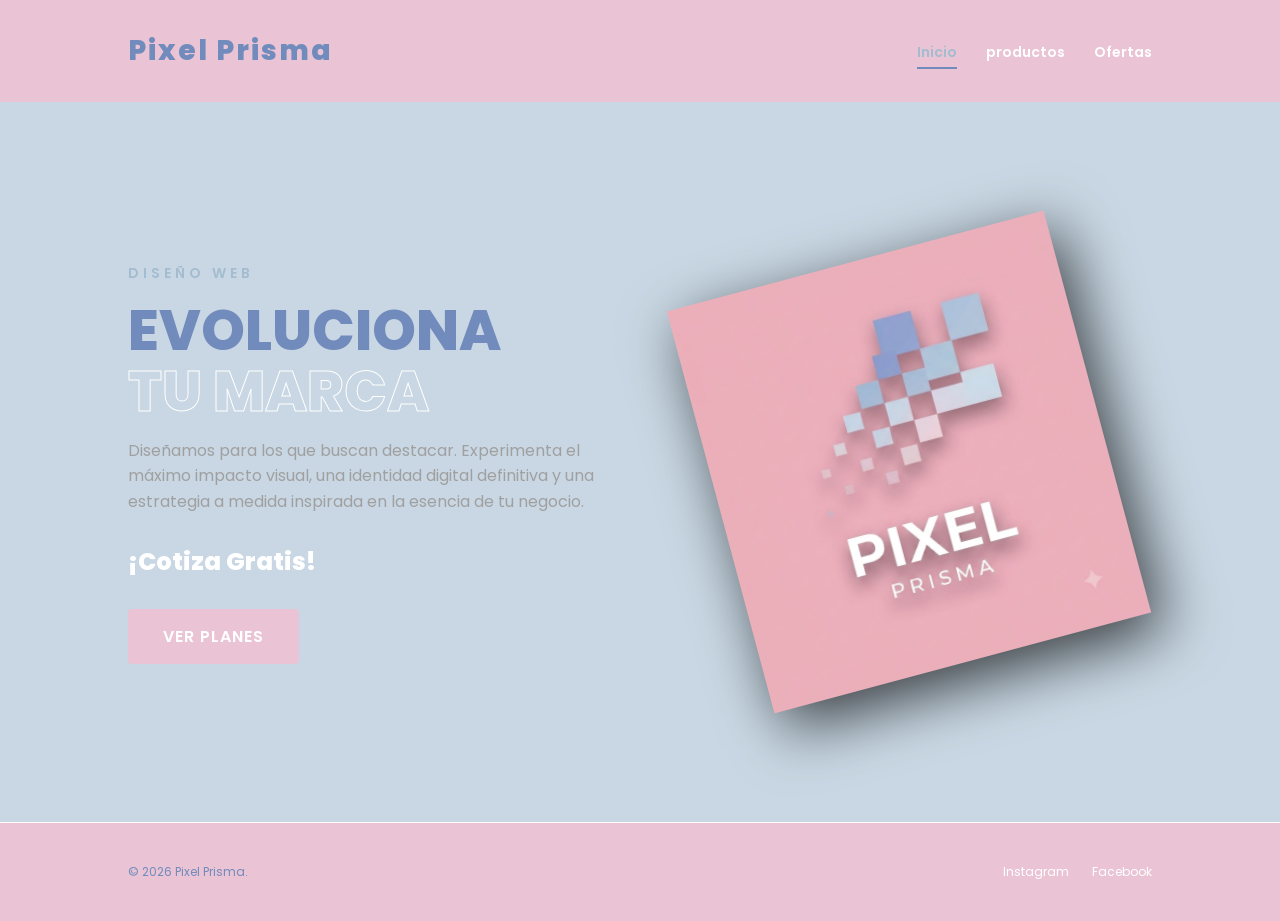
<file: index.html>
<!DOCTYPE html>
<html lang="es">
<head>
    <meta charset="UTF-8">
    <meta name="viewport" content="width=device-width, initial-scale=1.0">
    <title>Pixel Prisma  | Inicio</title>
    <link rel="stylesheet" href="style.css">
    <link rel="preconnect" href="https://fonts.googleapis.com">
    <link rel="preconnect" href="https://fonts.gstatic.com" crossorigin>
    <link href="https://fonts.googleapis.com/css2?family=Poppins:wght@400;600;800&display=swap" rel="stylesheet">
</head>
<body>

    <!-- ENCABEZADO -->
    <header class="header">
        <a href="index.html" class="logo">Pixel Prisma</a>
        <nav class="nav">
            <a href="index.html" class="nav-link active">Inicio</a>
         
            <a href="productos.html"class="nav-link">productos</a>
            
           
            <!-- AQUÍ ESTÁ LA CONEXIÓN A LA OTRA PÁGINA -->
            <a href="ofertas.html" class="nav-link">Ofertas</a>
        </nav>
    </header>

    <!-- CONTENIDO PRINCIPAL (HERO) -->
    <main class="hero-container">
        <section class="hero-text">
            <span class="tagline">Diseño web </span>
            <h1 class="main-title">EVOLUCIONA<br><span class="highlight">TU MARCA</span></h1>
            <p class="description">
               Diseñamos para los que buscan destacar. Experimenta el máximo impacto visual, una identidad digital definitiva y una estrategia a medida inspirada en la esencia de tu negocio.
            </p>
            <div class="pricing-box">
                <span class="price">¡Cotiza Gratis!</span>
            </div>
            <a href="#" class="btn-buy">Ver Planes</a>
        </section>

        <section class="hero-image-box">
            <img src="logo rosado.jpeg" class="product-img" alt="logo">
           
        </section>
    </main>

    <!-- PIE DE PÁGINA -->
    <footer class="footer">
        <p>&copy; 2026 Pixel Prisma.</p>
        <div class="footer-links">
            <a href="#">Instagram</a>
            <a href="#">Facebook</a>
        </div>
    </footer>

</body>
</html>
</file>
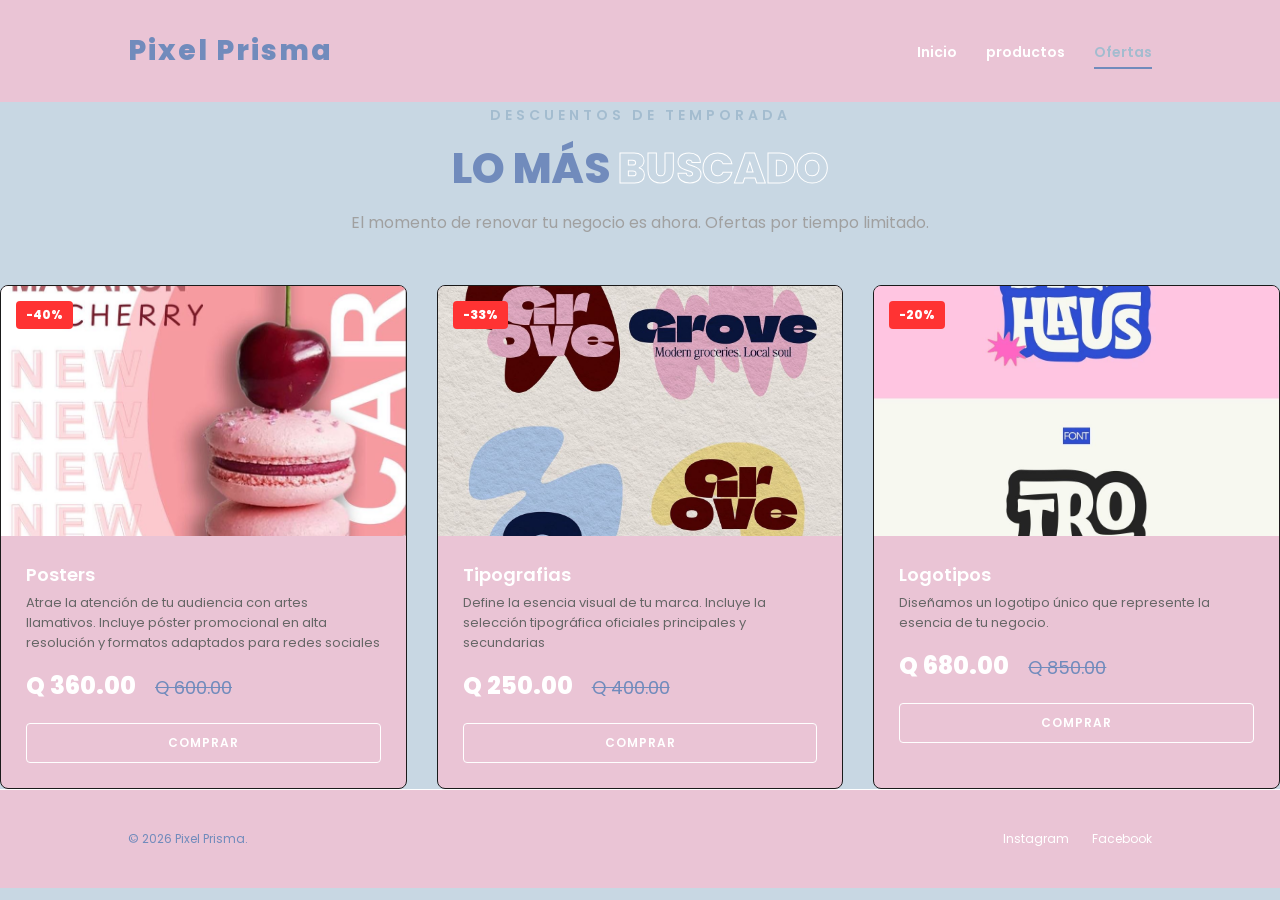
<file: ofertas.html>
<!DOCTYPE html>
<html lang="es">
<head>
    <meta charset="UTF-8">
    <meta name="viewport" content="width=device-width, initial-scale=1.0">
    <title>Pixel Prisma - Ofertas Exclusivas</title>
    <link rel="stylesheet" href="style.css">
    <link rel="preconnect" href="https://fonts.googleapis.com">
    <link rel="preconnect" href="https://fonts.gstatic.com" crossorigin>
    <link href="https://fonts.googleapis.com/css2?family=Poppins:wght@400;600;800&display=swap" rel="stylesheet">
</head>
<body>

    <!-- ENCABEZADO (Se mantiene idéntico para conservar consistencia de marca) -->
    <header class="header">
        <a href="index.html" class="logo">Pixel Prisma</a>
        <nav class="nav">
            <a href="index.html" class="nav-link">Inicio</a>
            
            <a href="productos.html" class="nav-link">productos</a>
            <!-- Enlace activo a sí mismo -->
            <a href="ofertas.html" class="nav-link active">Ofertas</a>
        </nav>
    </header>

    <!-- SECCIÓN DE OFERTAS -->
    <main class="offers-container">
        <div class="offers-header">
            <span class="tagline">Descuentos de Temporada</span>
            <h2 class="section-title">LO MÁS<span class="highlight"> BUSCADO</span></h2>
            <p class="subtitle">El momento de renovar tu negocio es ahora. Ofertas por tiempo limitado.</p>
        </div>

        <!-- Contenedor tipo "Grid" o catálogo de productos -->
        <section class="products-grid">
            
            <!-- Tarjeta de Producto 1 -->
            <article class="product-card">
                <div class="card-img-box">
                    <img src="poster.jpeg" alt="poster">
                    <span class="discount-badge">-40%</span>
                </div>
                <div class="card-info">
                    <h3>Posters</h3>
                    <p class="card-desc">Atrae la atención de tu audiencia con artes llamativos. Incluye póster promocional en alta resolución y formatos adaptados para redes sociales</p>
                    <div class="card-pricing">
                        <span class="price">Q 360.00</span>
                        <span class="old-price">Q 600.00</span>
                    </div>
                    <a href="#" class="btn-card">Comprar</a>
                </div>
            </article>

            <!-- Tarjeta de Producto 2 -->
            <article class="product-card">
                <div class="card-img-box">
                    <img src="tipografia.jpeg" alt="Tipografias">
                    <span class="discount-badge">-33%</span>
                </div>
                <div class="card-info">
                    <h3>Tipografias</h3>
                    <p class="card-desc">Define la esencia visual de tu marca. Incluye la selección tipográfica oficiales principales y secundarias</p>
                    <div class="card-pricing">
                        <span class="price">Q 250.00</span>
                        <span class="old-price">Q 400.00</span>
                    </div>
                    <a href="#" class="btn-card">Comprar</a>
                </div>
            </article>

            <!-- Tarjeta de Producto 3 -->
            <article class="product-card">
                <div class="card-img-box">
                    <img src="logo.jpeg" alt="logo">
                    <span class="discount-badge">-20%</span>
                </div>
                <div class="card-info">
                    <h3>Logotipos</h3>
                    <p class="card-desc">Diseñamos un logotipo único que represente la esencia de tu negocio.</p>
                    <div class="card-pricing">
                        <span class="price">Q 680.00</span>
                        <span class="old-price">Q 850.00</span>
                    </div>
                    <a href="#" class="btn-card">Comprar</a>
                </div>
            </article>

        </section>
    </main>

    <!-- PIE DE PÁGINA (Idéntico para la consistencia) -->
    <footer class="footer">
        <p>&copy; 2026 Pixel Prisma.</p>
        <div class="footer-links">
            <a href="#">Instagram</a>
            <a href="#">Facebook</a>
        </div>
    </footer>

</body>
</html>
</file>
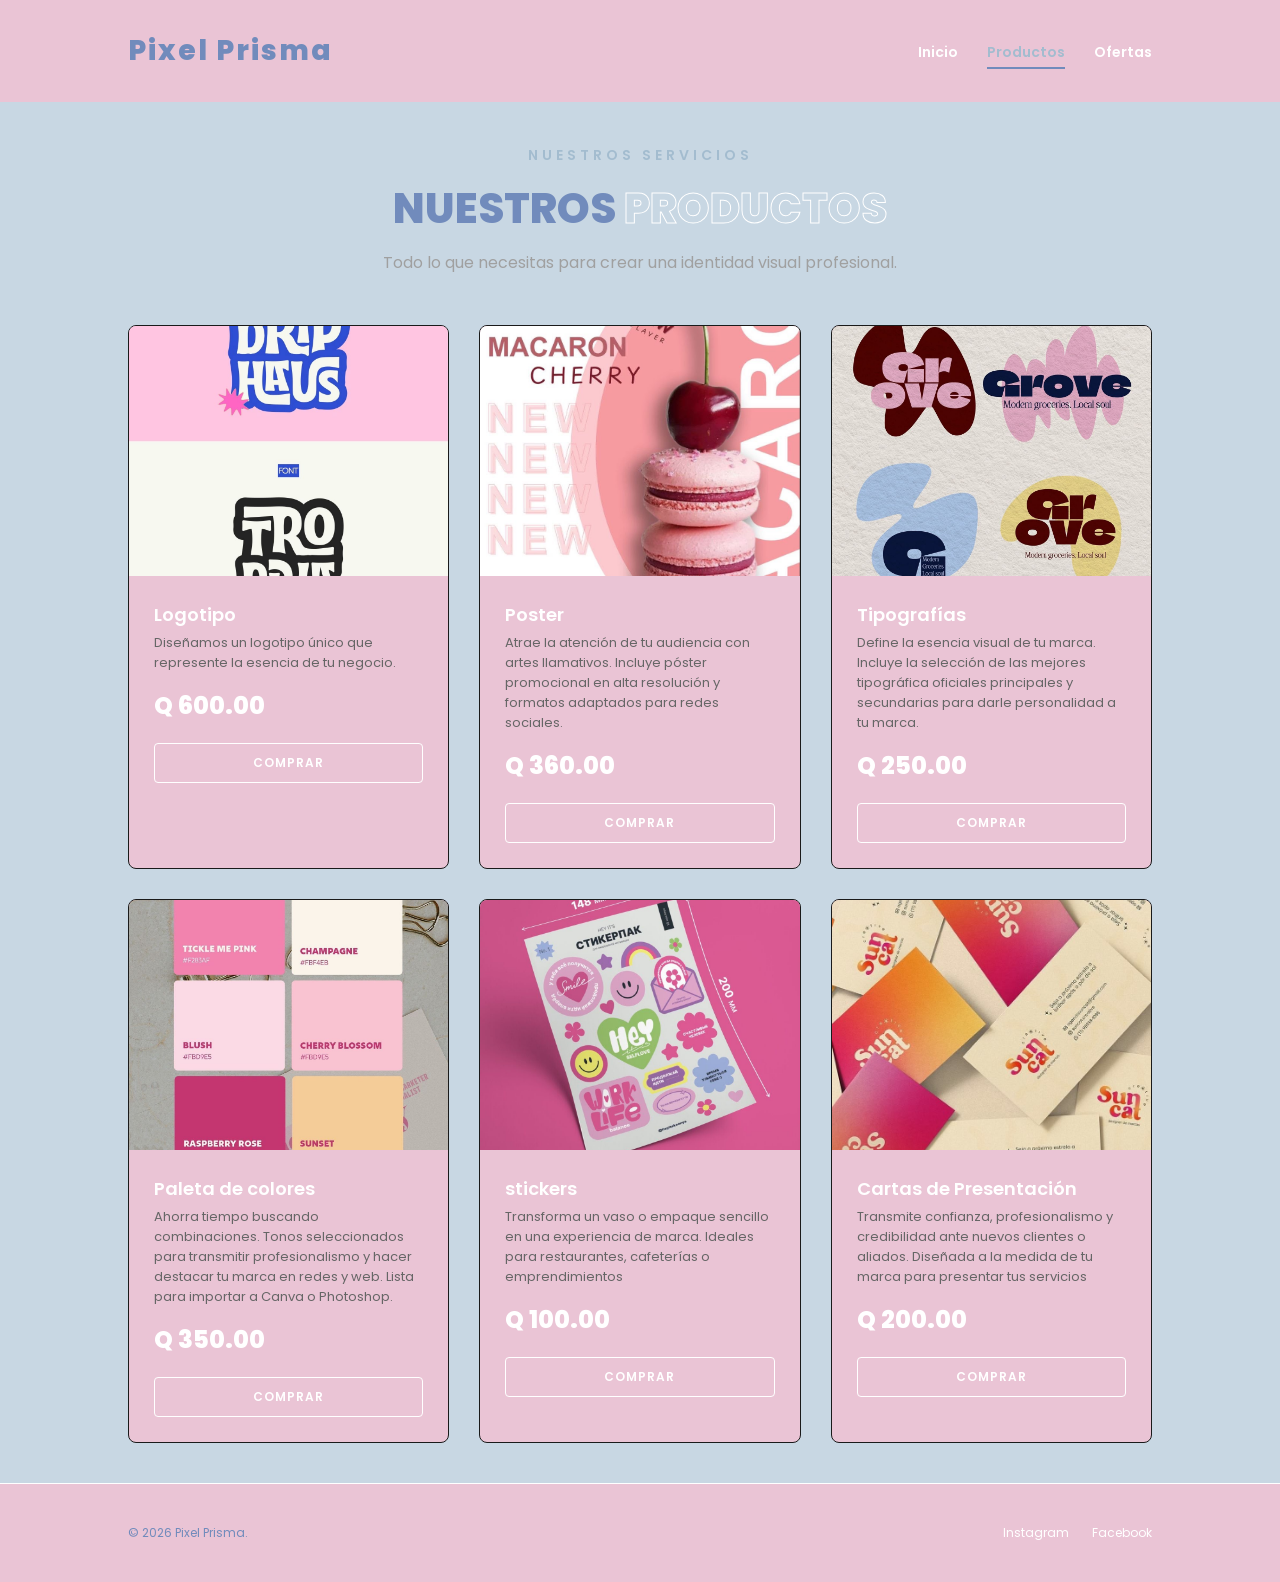
<file: productos.html>
<!DOCTYPE html>
<html lang="es">
<head>
    <meta charset="UTF-8">
    <meta name="viewport" content="width=device-width, initial-scale=1.0">
    <title>Pixel Prisma | Productos</title>
    <link rel="stylesheet" href="style.css">
    <link href="https://fonts.googleapis.com/css2?family=Poppins:wght@400;600;800&display=swap" rel="stylesheet">
</head>
<body>

<header class="header">
    <a href="index.html" class="logo">Pixel Prisma</a>

    <nav class="nav">
        <a href="index.html" class="nav-link">Inicio</a>
        <a href="productos.html" class="nav-link active">Productos</a>
        <a href="ofertas.html" class="nav-link">Ofertas</a>
    </nav>
</header>

<main class="products-page">

    <div class="offers-header">
        <span class="tagline">Nuestros Servicios</span>
        <h2 class="section-title">NUESTROS <span class="highlight">PRODUCTOS</span></h2>
        <p class="subtitle">
            Todo lo que necesitas para crear una identidad visual profesional.
        </p>
    </div>

    <section class="products-grid">

        <article class="product-card">
            <div class="card-img-box">
                <img src="logo.jpeg" alt="Logo">
            </div>

            <div class="card-info">
                <h3>Logotipo</h3>
                <p class="card-desc">
                    Diseñamos un logotipo único que represente la esencia de tu negocio.
                </p>

                <div class="card-pricing">
                    <span class="price">Q 600.00</span>
                </div>

                <a href="#" class="btn-card">Comprar</a>

            </div>
        </article>

        <article class="product-card">
            <div class="card-img-box">
                <img src="poster.jpeg" alt="Poster">
            </div>

            <div class="card-info">
                <h3>Poster</h3>
                <p class="card-desc">
                   Atrae la atención de tu audiencia con artes llamativos. Incluye póster promocional en alta resolución y formatos adaptados para redes sociales.
                </p>

                <div class="card-pricing">
                    <span class="price">Q 360.00</span>
                </div>

                <a href="#" class="btn-card">Comprar</a>

            </div>
        </article>

        <article class="product-card">
            <div class="card-img-box">
                <img src="tipografia.jpeg" alt="Tipografía">
            </div>

            <div class="card-info">
                <h3>Tipografías</h3>
                <p class="card-desc">
                    Define la esencia visual de tu marca. Incluye la selección de las mejores tipográfica oficiales principales y secundarias para darle personalidad a tu marca.
                </p>

                <div class="card-pricing">
                    <span class="price">Q 250.00</span>
                </div>

                <a href="#" class="btn-card">Comprar</a>

            </div>
        </article>

        <article class="product-card">
            <div class="card-img-box">
                <img src="paleta.jpeg" alt="paleta">
            </div>

            <div class="card-info">
                <h3>Paleta de colores</h3>
                <p class="card-desc">
                    Ahorra tiempo buscando combinaciones. Tonos seleccionados para transmitir profesionalismo y hacer destacar tu marca en redes y web. Lista para importar a Canva o Photoshop.
                </p>

                <div class="card-pricing">
                    <span class="price">Q 350.00</span>
                </div>

                <a href="#" class="btn-card">Comprar</a>

            </div>
        </article>

        <article class="product-card">
            <div class="card-img-box">
                <img src="stickers.jpeg" alt="stickers">
            </div>

            <div class="card-info">
                <h3>stickers</h3>
                <p class="card-desc">
                   Transforma un vaso o empaque sencillo en una experiencia de marca. Ideales para restaurantes, cafeterías o emprendimientos
                </p>

                <div class="card-pricing">
                    <span class="price">Q 100.00</span>
                </div>

                <a href="#" class="btn-card">Comprar</a>

            </div>
        </article>

        <article class="product-card">
            <div class="card-img-box">
                <img src="cartas.jpeg" alt="cartas">
            </div>

            <div class="card-info">
                <h3>Cartas de Presentación</h3>
                <p class="card-desc">
                    Transmite confianza, profesionalismo y credibilidad ante nuevos clientes o aliados. Diseñada a la medida de tu marca para presentar tus servicios
                </p>

                <div class="card-pricing">
                    <span class="price">Q 200.00</span>
                </div>

                <a href="#" class="btn-card">Comprar</a>

            </div>
        </article>

    </section>

</main>

<footer class="footer">
    <p>&copy; 2026 Pixel Prisma.</p>

    <div class="footer-links">
        <a href="#">Instagram</a>
        <a href="#">Facebook</a>
    </div>
</footer>

</body>
</html>
</file>
<file: style.css>
/* ==========================================================================
   1. RESETEO Y CONFIGURACIÓN GENERAL (Evita márgenes raros del navegador)
   ========================================================================== */
*{
    margin: 0;
    padding: 0;
    box-sizing: border-box;
}

body {
    font-family: 'Poppins', sans-serif;
    background-color: #C8D7E3; /* Fondo */
    color: #718bbc;
    overflow-x: hidden; /* Evita desbordamiento horizontal */
}


.header {
    display: flex;
    justify-content: space-between;
    align-items: center;
    padding: 30px 10%; /* Relleno para dar aire */
    background-color: #EAC4D5;
}

.logo {
    font-size: 28px;
    font-weight: 800;
    color: #718BBC;
    text-decoration: none;
    letter-spacing: 2px;
}

.nav-link {
    color: #FFFFFF;
    text-decoration: none;
    margin-left: 25px; /* Espacio entre enlaces */
    font-weight: 600;
    font-size: 14px;
    transition: color 0.3s ease; /* Efecto suave de cambio de color */
}

.nav-link:hover {
    color: #EAC4D5; /* Cambia al rojo Nike al pasar el mouse */
}

/* Indicador visual en el menú para saber en qué página estamos metidos */
.nav-link.active {
    color: #A3BCCF;
    border-bottom: 2px solid #718BBC;
    padding-bottom: 5px;
}

/* ==========================================================================
    (index.html)
   ========================================================================== */
.hero-container {
    display: flex;
    align-items: center;
    justify-content: space-between;
    min-height: 80vh;
    padding: 0 10%;
}

/* Bloque de Texto Comercial */
.hero-text {
    flex: 1; /* Toma la mitad del espacio disponible */
    padding-right: 50px;
}

.tagline {
    color: #A3BCCF; /* Color de acento de la marca */
    font-weight: 600;
    text-transform: uppercase;
    letter-spacing: 4px;
    font-size: 14px;
    display: inline-block;
}

.main-title {
    font-size: 56px;
    font-weight: 800;
    line-height: 1.1;
    margin: 15px 0;
}

.highlight {
    color: transparent;
    -webkit-text-stroke: 1px #ffffff; /**/
}

.description {
    color: #a0a0a0;
    font-size: 16px;
    line-height: 1.6;
    margin-bottom: 30px;
}

/* Precios */
.pricing-box {
    margin-bottom: 30px;
}

.price {
    font-size: 24px;
    font-weight: 800;
    color: #ffffff;
    margin-right: 15px;
}

.old-price {
    font-size: 18px;
    color: #718BBC;
    text-decoration: line-through; /* Línea de descuento */
}

/* Botón DE Acción (CTA) */
.btn-buy {
    display: inline-block;
    background-color: #EAC4D5;
    color: #ffffff;
    text-decoration: none;
    padding: 15px 35px;
    font-weight: 600;
    border-radius: 4px;
    text-transform: uppercase;
    letter-spacing: 1px;
    transition: background 0.3s ease, transform 0.3s ease;
}

.btn-buy:hover {
    background-color: #718BBC;
    transform: translateY(-3px); /* Pequeño salto visual hacia arriba */
}

/* Bloque de Imagen del Producto */
.hero-image-box {
    flex: 1;
    position: relative;
    display: flex;
    justify-content: center;
    align-items: center;
}

.product-img {
    width: 80%; 
    z-index: 2;
    transform: rotate(-15deg); 
    filter: drop-shadow(10px 20px 30px rgba(0,0,0,0.7));
}


}

/* ==========================================================================
   4. ESTILOS DE LA PÁGINA DE OFERTAS (ofertas.html)
   ========================================================================== */
.offers-container {
    min-height: 80vh;
    padding: 40px 10%;
}

.offers-header {
    text-align: center;
    margin-bottom: 50px;
}

.section-title {
    font-size: 42px;
    font-weight: 800;
    margin: 10px 0;
}

.subtitle {
    color: #a0a0a0;
    font-size: 16px;
}

/* Rejilla de productos (Distribución en columnas) */
.products-grid {
    display: flex;
    justify-content: space-between;
    gap: 30px; /* Espacio de separación entre tarjetas */
    flex-wrap: wrap; /* Permite que las tarjetas bajen en pantallas pequeñas */
}

/* Tarjeta individual del Producto */
.product-card {
    background-color: #EAC4D5; /* Un gris sutilmente más claro para contraste */
    flex: 1;
    min-width: 280px; /* Evita que las tarjetas se deformen al encogerse */
    border-radius: 8px;
    overflow: hidden; /* Corta las esquinas de la imagen según el radio del borde */
    border: 1px solid #1a1a1a;
    transition: transform 0.3s ease, border-color 0.3s ease;
}

.product-card:hover {
    transform: translateY(-10px); /* Efecto de flotación */
    border-color: #ff3333; /* El borde brilla en el color de la marca */
}

/* Contenedor de la Imagen dentro de la tarjeta */
.card-img-box {
    position: relative;
    width: 100%;
    height: 250px;
    background-color: #1a1a1a;
}

.card-img-box img {
    width: 100%;
    height: 100%;
    object-fit: cover; /* Recorta la imagen de forma proporcional para llenar la caja */
}

/* Etiqueta flotante de Porcentaje de Descuento */
.discount-badge {
    position: absolute;
    top: 15px;
    left: 15px;
    background-color: #ff3333;
    color: #FFFFFF;
    font-weight: 800;
    padding: 5px 10px;
    border-radius: 4px;
    font-size: 12px;
    z-index: 2;
}

/* Información del producto (Textos y precios) */
.card-info {
    padding: 25px;
}

.card-info h3 {
    font-size: 18px;
    font-weight: 600;
    margin-bottom: 5px;
    color: #ffffff;
}

.card-desc {
    color: #666666;
    font-size: 13px;
    margin-bottom: 15px;
}

.card-pricing {
    margin-bottom: 20px;
}

/* Botón Secundario dentro de las tarjetas */
.btn-card {
    display: block;
    text-align: center;
    background-color: transparent;
    color: #ffffff;
    border: 1px solid #ffffff;
    text-decoration: none;
    padding: 10px;
    font-weight: 600;
    border-radius: 4px;
    text-transform: uppercase;
    font-size: 12px;
    letter-spacing: 1px;
    transition: background 0.3s ease, color 0.3s ease;
}

.btn-card:hover {
    background-color: #ffffff;
    color: #0b0b0b; /* Invierte colores para simular interacción */
}

/* ==========================================================================
   5. PIE DE PÁGINA (Footer) 
   ========================================================================== */
.footer {
    display: flex;
    justify-content: space-between;
    align-items: center;
    padding: 40px 10%;
    border-top: 1px solid #ffffff;
    background-color: #EAC4D5;
    font-size: 12px;
    color: #718BBC;
}

.footer-links a {
    color: #ffffff;
    text-decoration: none;
    margin-left: 20px;
    transition: color 0.3s ease;
}

.footer-links a:hover {
    color: #555555;
}

img {
    max-width: 100%;
    height: auto;
    display: block;
}

.products-page{
    min-height:80vh;
    padding:40px 10%;
}
</file>
